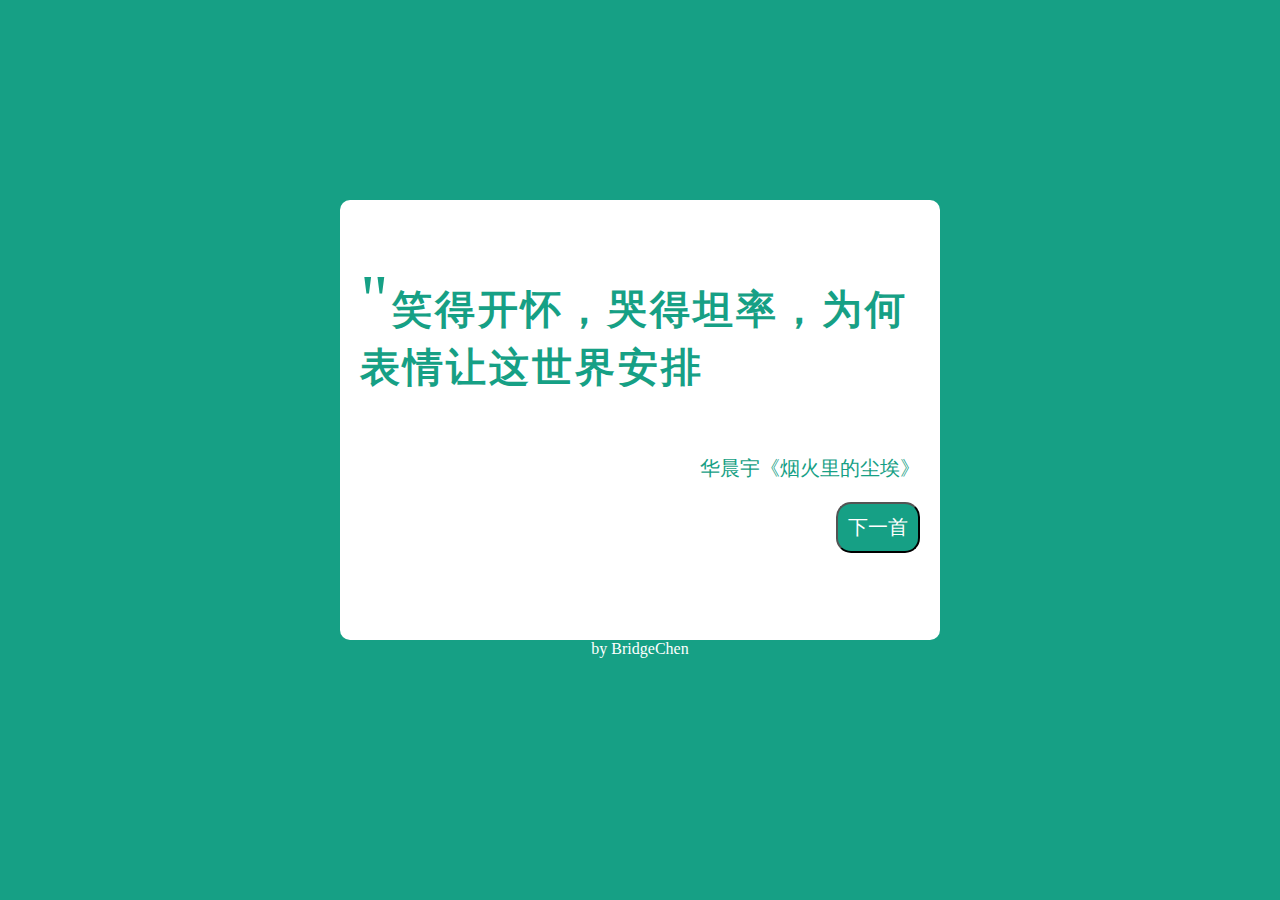
<file: 01/index.html>
<!DOCTYPE html>
<html>
	<head>
		<meta charset="utf-8" />
		<title>歌词</title>
		<link rel="stylesheet" type="text/css" href="css/1.css" />
		<script src="js/jquery.min.js"></script>
		<script src="js/1.js"></script>
	</head>
	<body>
		<div id="container">
			<div id="contxt">
				<p id="text"><span style="font-size:70px">"</span><b id="txt">笑得开怀，哭得坦率，为何表情让这世界安排</b></p>
				<p id="author">华晨宇《烟火里的尘埃》</p>
				<button id="button">下一首</button>
			</div>
		</div>
		<div id="footer">by BridgeChen</div>
	</body>
</html>
</file>
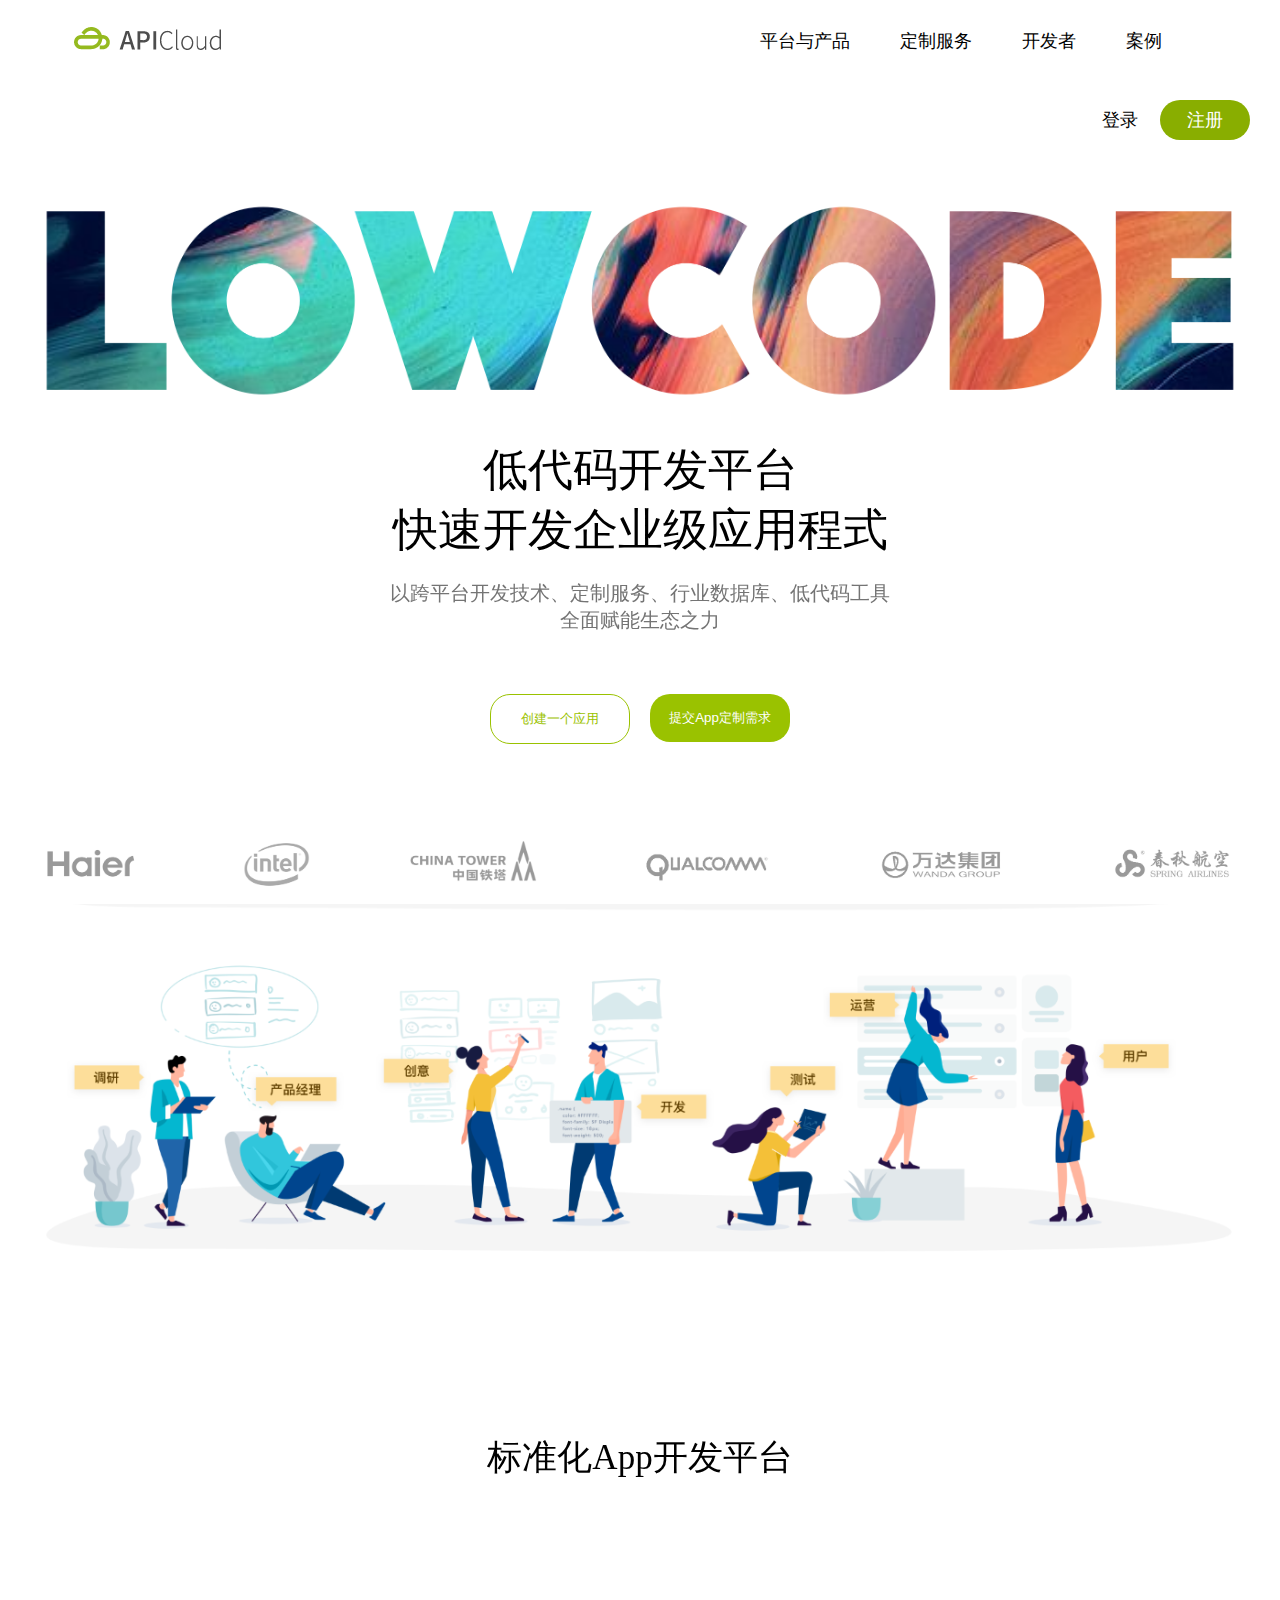
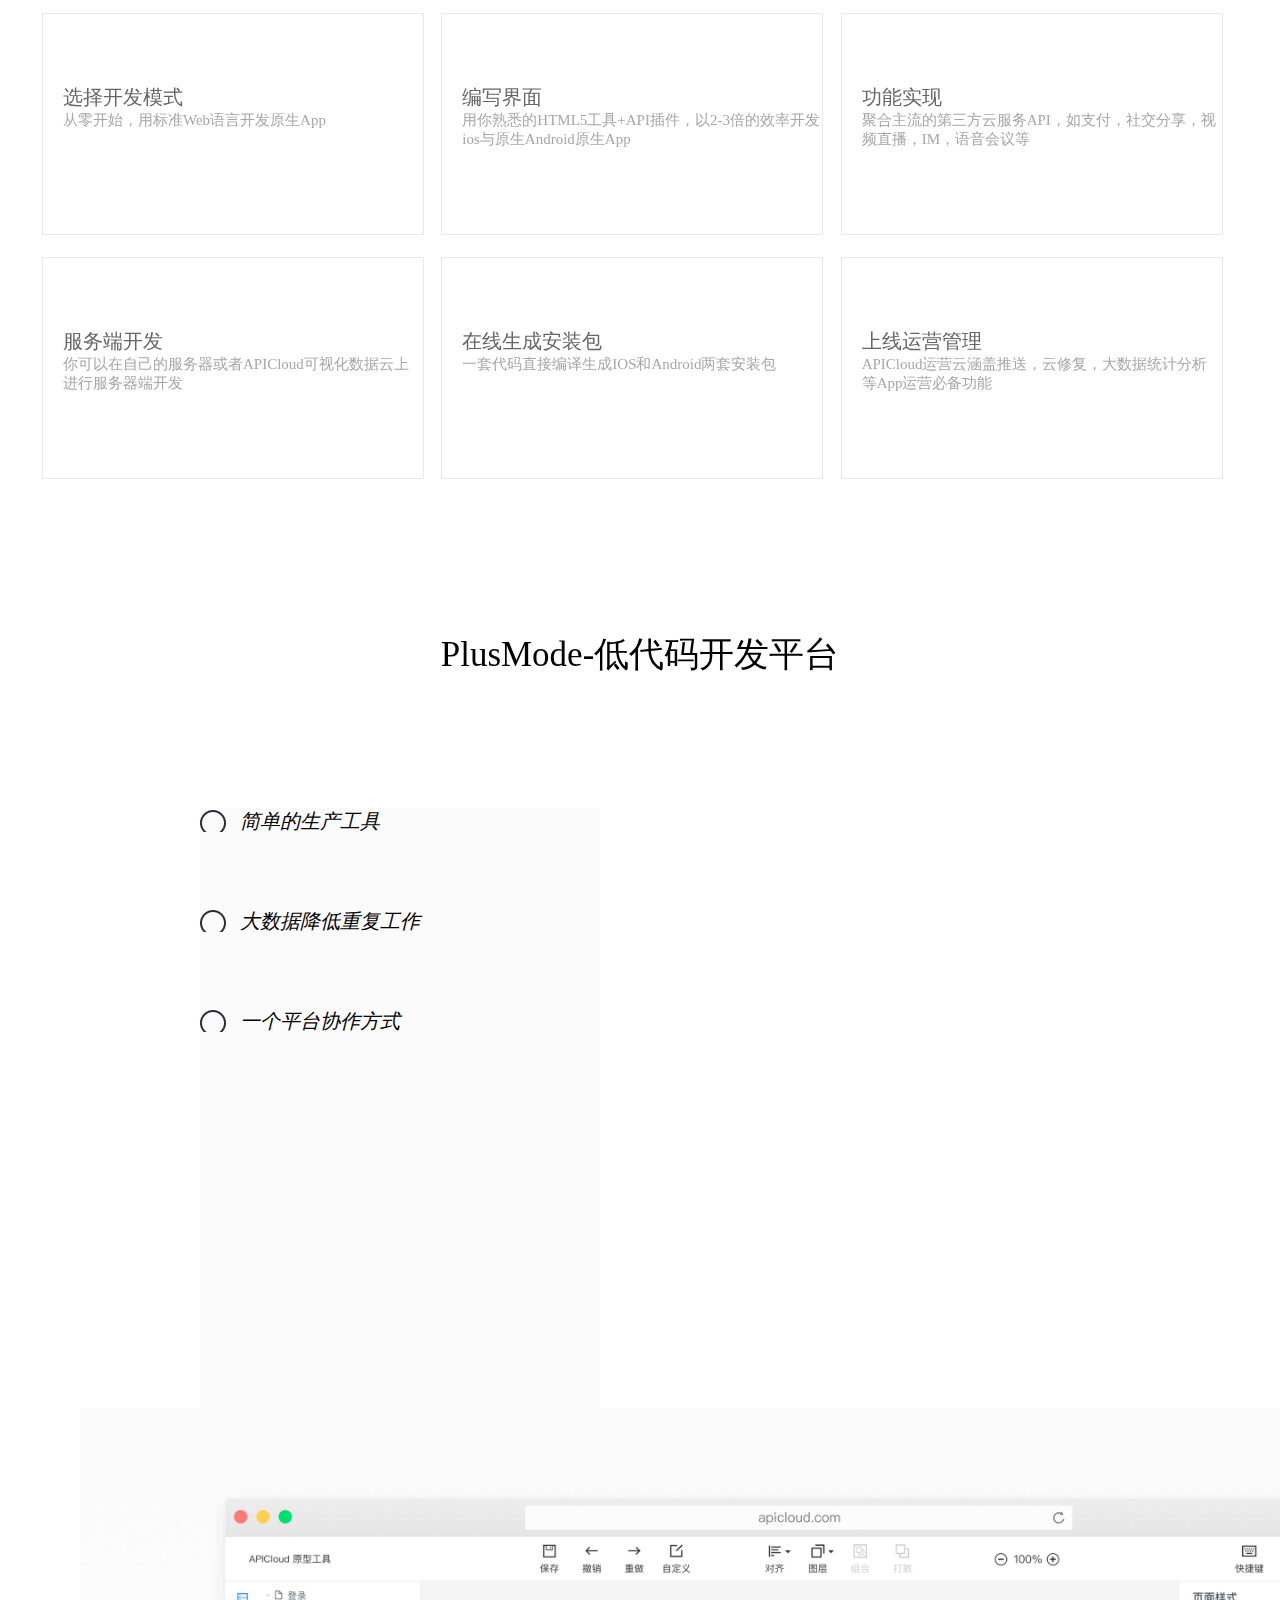
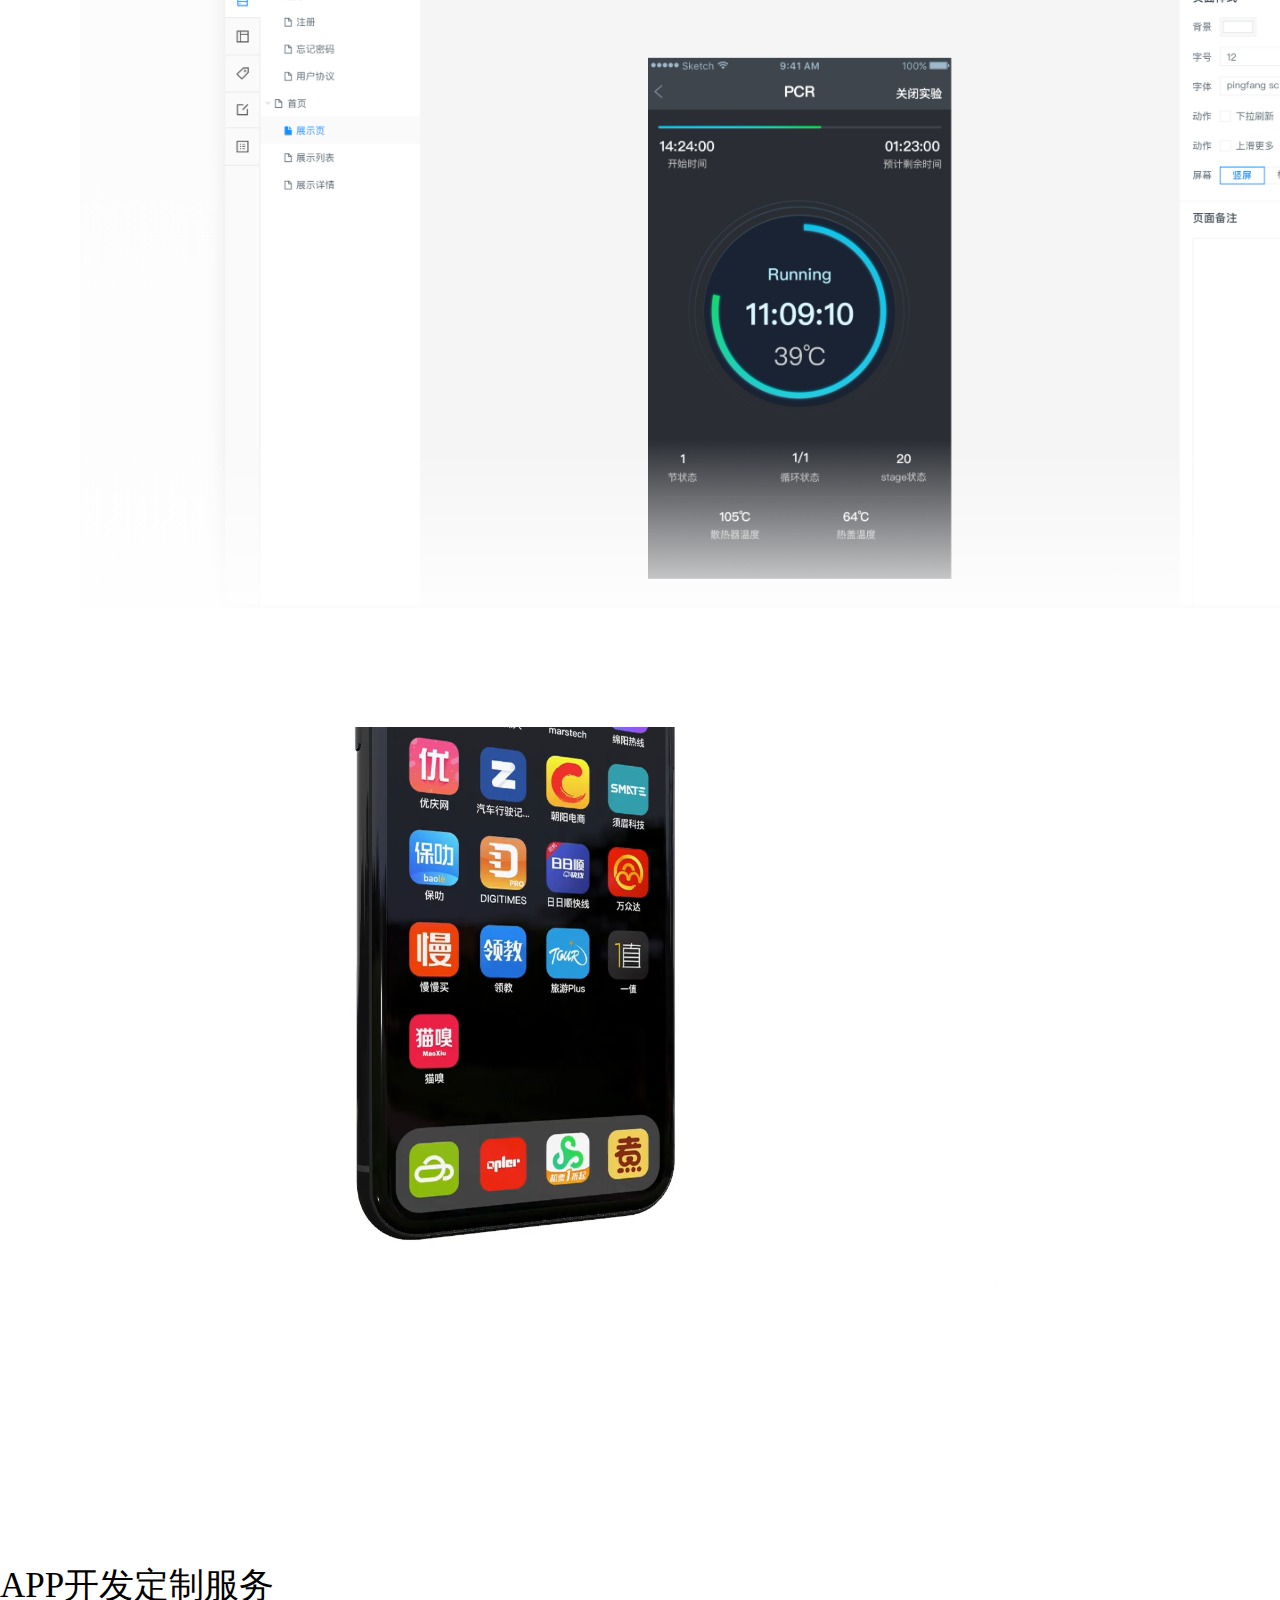
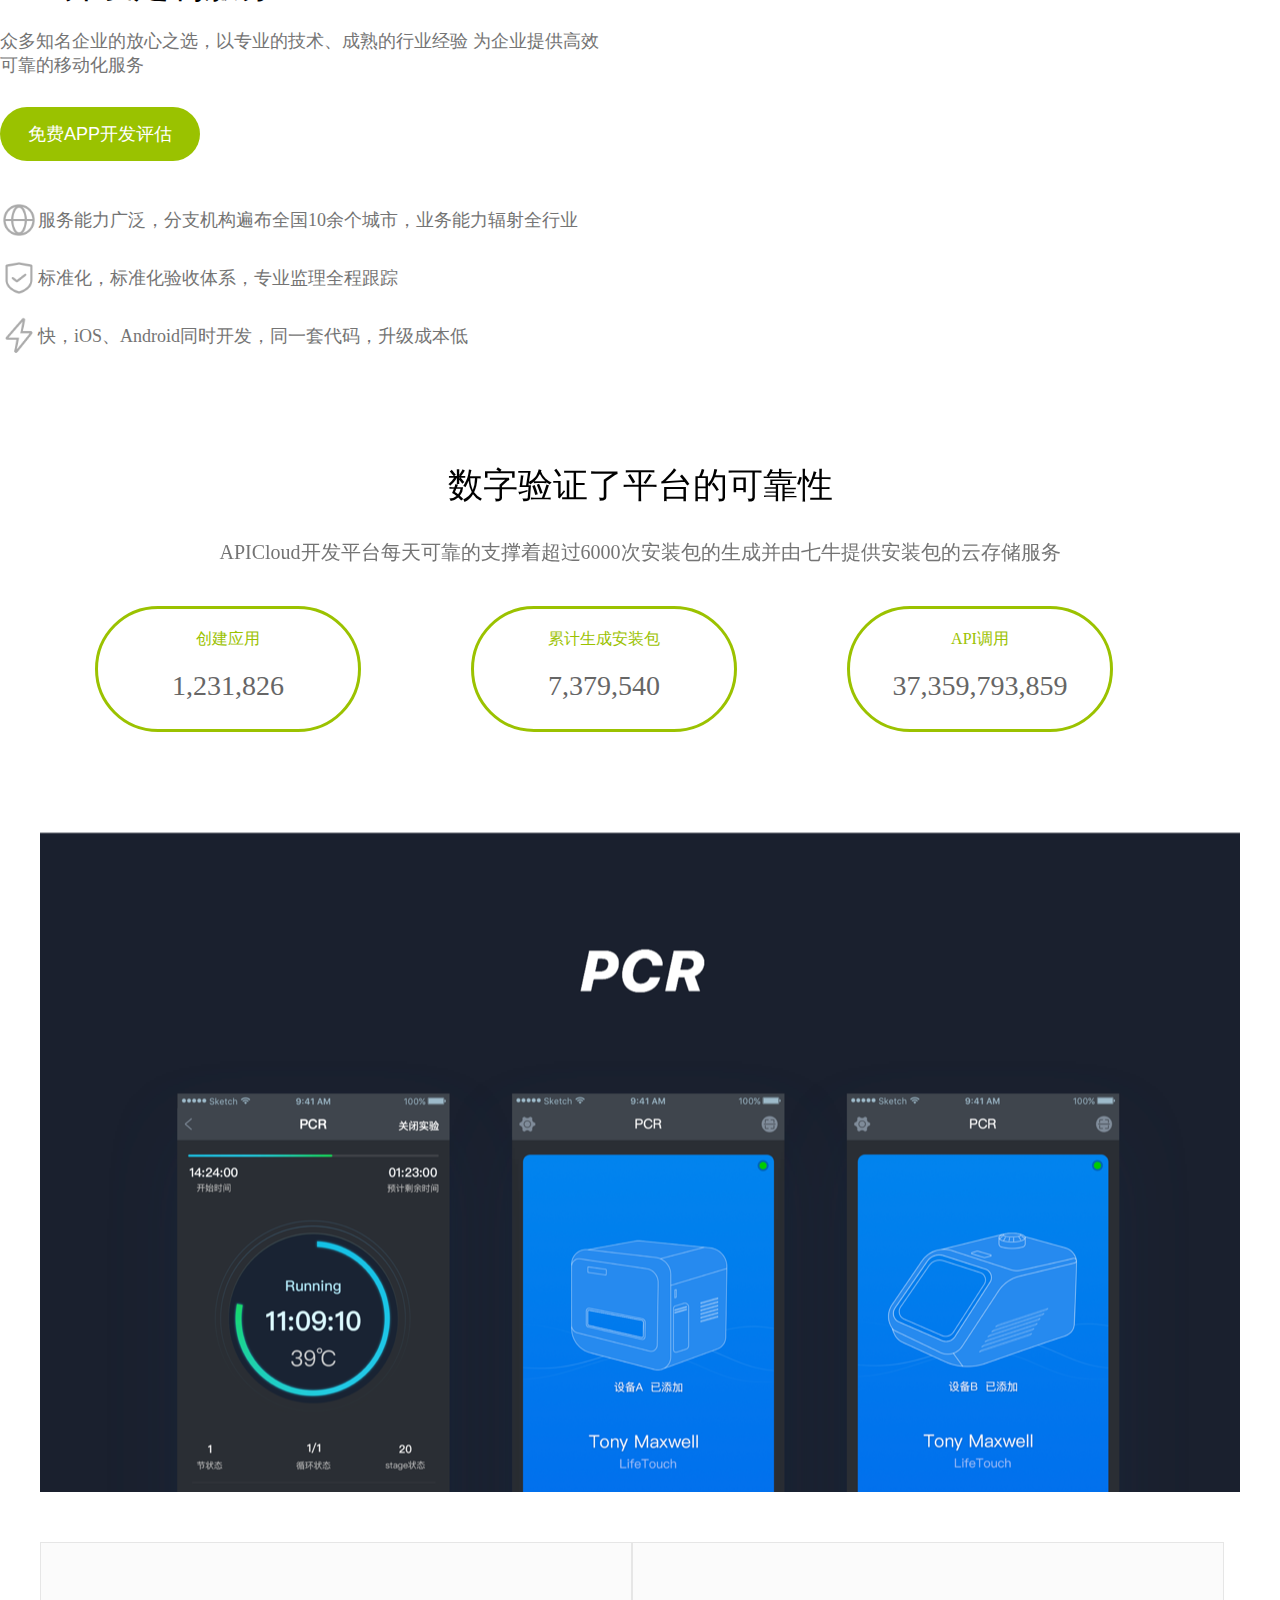
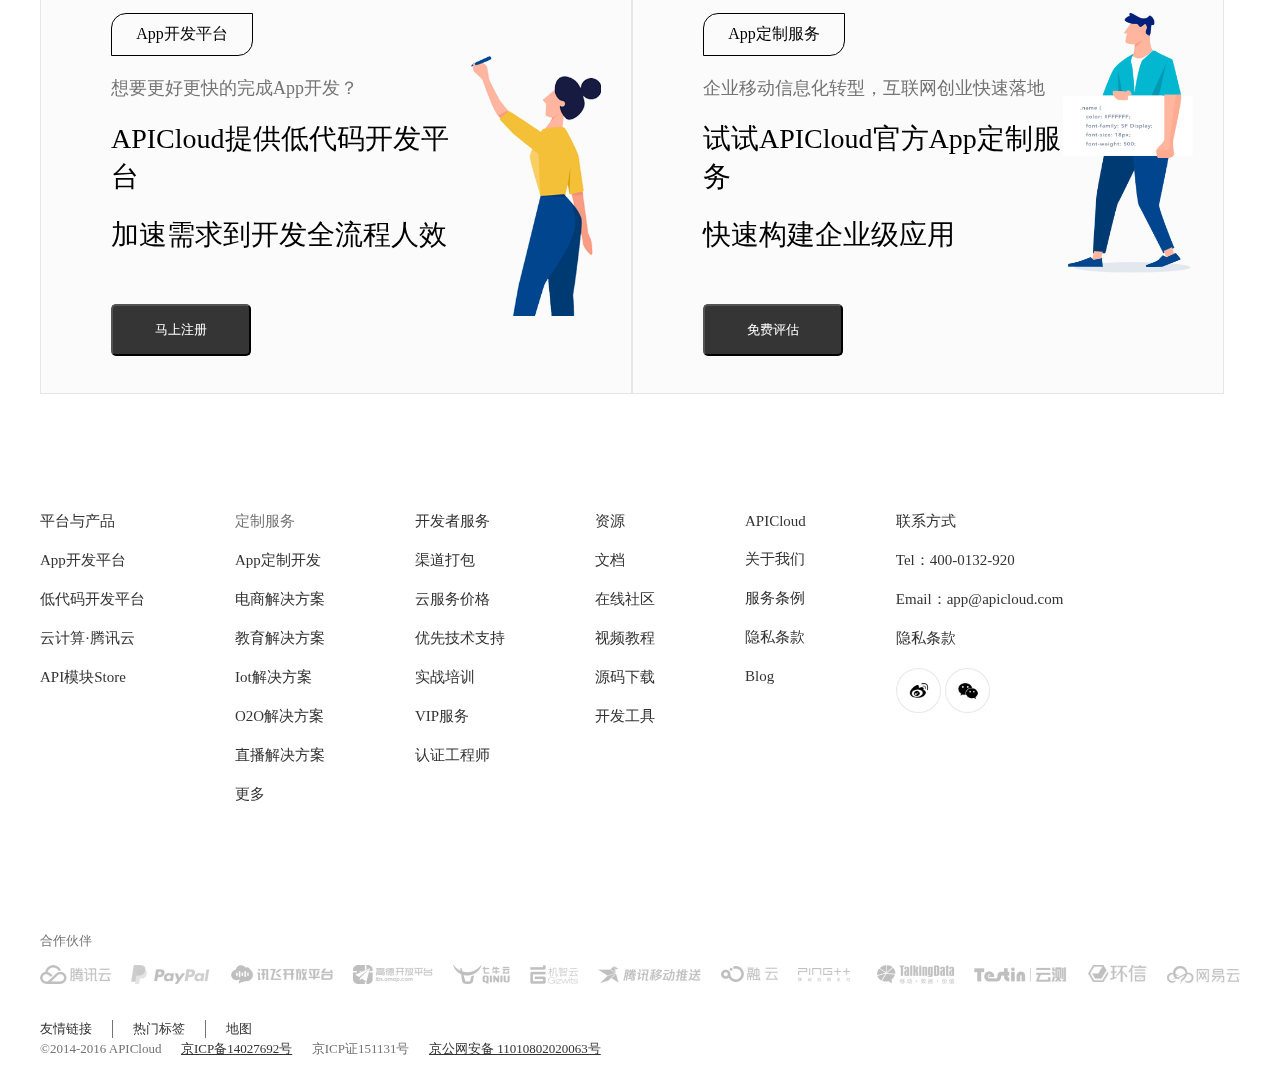
<file: API_Cloud/index.html>
<!DOCTYPE html>
<html>
	<head>
		<meta charset="utf-8" />
		<title>APICloud 手机APP开发</title>
		<link rel="stylesheet" type="text/css" href="css/index.css" />
		<script src="js/jquery.min.js"></script>
		<script src="js/index.js"></script>
	</head>
	<body>
		<div id="header">
			<div id="header_logo">
				<a><img src="img/header_logo.png"></a>
			</div>
			<div id="nav">
				<ul>
					<li><a href="#">平台与产品</a></li>
					<li><a href="#">定制服务</a></li>
					<li><a href="#">开发者</a></li>
					<li><a href="#">案例</a></li>
				</ul>
			</div>
			<div id="header_btn">
				<button class="btn_register">注册</button>
				<button class="btn_login">登录</button>
			</div>
		</div>
		<div class="container">
			<div id="introdce_box">
				<div id="logoBanner"><img id="logotext" src="img/bannerlogo2.png" /></div>
				<div id="introdce_text1">
					<p>低代码开发平台</p>
					<p>快速开发企业级应用程式</p>
				</div>
				<div class="introdce_text2">
					<p>以跨平台开发技术、定制服务、行业数据库、低代码工具</p>
					<p>全面赋能生态之力</p>
				</div>
				<div id="btn_bar">
					<button id="new_btn">创建一个应用</button>
					<button id="commit_btn">提交App定制需求</button>
				</div>
				<div id="enterBanner"></div>
				<div id="imgBanner"></div>
			</div>
			<div id="paltform_1">
				<p class="center_title">标准化App开发平台</p>
				<table class="container paltform_table">
					<tr>
						<td>
							<div class="table_box">
								<p class="box_p1">选择开发模式</p>
								<p class="box_p2">从零开始，用标准Web语言开发原生App</p>
							</div>
						</td>
						<td>
							<div class="table_box">
								<p class="box_p1">编写界面</p>
								<p class="box_p2">用你熟悉的HTML5工具+API插件，以2-3倍的效率开发ios与原生Android原生App</p>
							</div>
						</td>
						<td>
							<div class="table_box">
								<p class="box_p1">功能实现</p>
								<p class="box_p2">聚合主流的第三方云服务API，如支付，社交分享，视频直播，IM，语音会议等</p>
							</div>
						</td>
					</tr>
					<tr>
						<td>
							<div class="table_box">
								<p class="box_p1">服务端开发</p>
								<p class="box_p2">你可以在自己的服务器或者APICloud可视化数据云上进行服务器端开发</p>
							</div>
						</td>
						<td>
							<div class="table_box">
								<p class="box_p1">在线生成安装包</p>
								<p class="box_p2">一套代码直接编译生成IOS和Android两套安装包</p>
							</div>
						</td>
						<td>
							<div class="table_box">
								<p class="box_p1">上线运营管理</p>
								<p class="box_p2">APICloud运营云涵盖推送，云修复，大数据统计分析等App运营必备功能</p>
							</div>
						</td>
					</tr>
				</table>
			</div>
		</div>
		<p class="center_title">PlusMode-低代码开发平台</p>
		<div id="paltform_2">
			<ul>
				<li id="plusmode1"><i>简单的生产工具</i></li>
				<li id="plusmode2"><i>大数据降低重复工作</i></li>
				<li id="plusmode3"><i>一个平台协作方式</i></li>
			</ul>

		</div>
		<div id="plusmode"></div>
		<div id="left_video">
			<video width="1000px" height="800px" autoplay="autoplay" loop="loop">
				<source src="img/video.mp4">
			</video>
		</div>
		<div id="right_text">
			<p class="text_1">APP开发定制服务</p>
			<p class="text_2">众多知名企业的放心之选，以专业的技术、成熟的行业经验
				为企业提供高效可靠的移动化服务</p>
			<button id="btn_assess">免费APP开发评估</button>
			<ul>
				<li><i class="icon_1"></i>
					<p class="text_3">服务能力广泛，分支机构遍布全国10余个城市，业务能力辐射全行业</p>
				</li>
				<li><i class="icon_2"></i>
					<p class="text_3">标准化，标准化验收体系，专业监理全程跟踪</p>
				</li>
				<li><i class="icon_3"></i>
					<p class="text_3">快，iOS、Android同时开发，同一套代码，升级成本低</p>
				</li>
			</ul>
		</div>
		<div class="container" style="clear: both">
			<p class="center_title" style="margin-bottom: 10px;">数字验证了平台的可靠性</p>
			<p class="introdce_text2 ">APICloud开发平台每天可靠的支撑着超过6000次安装包的生成并由七牛提供安装包的云存储服务</p>
			<div id="number_bar">
				<div class="number_box">
					<p class="number_title">创建应用</p>
					<p class="number">1,231,826</p>
				</div>
				<div class="number_box">
					<p class="number_title">累计生成安装包</p>
					<p class="number">7,379,540</p>
				</div>
				<div class="number_box">
					<p class="number_title">API调用</p>
					<p class="number">37,359,793,859</p>
				</div>
			</div>
			<div id="slideBanner">
				<div class="slide">
					<div class="pic c"></div>
					<div class="pic a"></div>
					<div class="pic b"></div>
					<div class="pic c"></div>
					<div class="pic a"></div>
				</div>
			</div>
			<div style="clear: both;"></div>
			<div class="circle">
				<div class="circle_label">App开发平台</div><img src="img/circle1.png" />
				<p class="text_2">想要更好更快的完成App开发？</p>

				<p class="circle_text">APICloud提供低代码开发平台</p>
				<p class="circle_text">加速需求到开发全流程人效</p>
				<button>马上注册</button>

			</div>
			<div class="circle">
				<img src="img/circle2.png" />
				<div class="circle_label">App定制服务</div>
				<p class="text_2">企业移动信息化转型，互联网创业快速落地</p>
				<p class="circle_text">试试APICloud官方App定制服务</p>
				<p class="circle_text">快速构建企业级应用</p>
				<button>免费评估</button>

			</div>

		</div>
		<div id="footer" class="container">
			<div id="footer_link">
				<ul class="footer_ul">
					<li><a href="#" class="table_head">平台与产品</a></li>
					<li><a href="#">App开发平台</a></li>
					<li><a href="#">低代码开发平台</a></li>
					<li><a href="#">云计算·腾讯云</a></li>
					<li><a href="#">API模块Store</a></li>
				</ul>
				<ul class="footer_ul">
					<li><a href="#" class="ul_head">定制服务</a></li>
					<li><a href="#">App定制开发</a></li>
					<li><a href="#">电商解决方案</a></li>
					<li><a href="#">教育解决方案</a></li>
					<li><a href="#">Iot解决方案</a></li>
					<li><a href="#">O2O解决方案</a></li>
					<li><a href="#">直播解决方案</a></li>
					<li><a href="#">更多</a></li>
				</ul>
				<ul class="footer_ul">
					<li><a href="#" class="table_head">开发者服务</a></li>
					<li><a href="#">渠道打包</a></li>
					<li><a href="#">云服务价格</a></li>
					<li><a href="#">优先技术支持</a></li>
					<li><a href="#">实战培训</a></li>
					<li><a href="#">VIP服务</a></li>
					<li><a href="#">认证工程师</a></li>
				</ul>
				<ul class="footer_ul">
					<li><a href="#" class="table_head">资源</a></li>
					<li><a href="#">文档</a></li>
					<li><a href="#">在线社区</a></li>
					<li><a href="#">视频教程</a></li>
					<li><a href="#">源码下载</a></li>
					<li><a href="#">开发工具</a></li>
				</ul>
				<ul class="footer_ul">
					<li><a href="#" class="table_head">APICloud</a></li>
					<li><a href="#">关于我们</a></li>
					<li><a href="#">服务条例</a></li>
					<li><a href="#">隐私条款</a></li>
					<li><a href="#">Blog</a></li>
				</ul>
				<ul class="footer_ul">
					<li><a href="#" class="table_head">联系方式</a></li>
					<li><a href="#">Tel：400-0132-920</a></li>
					<li><a href="#">Email：app@apicloud.com</a></li>
					<li><a href="#">隐私条款</a></li>
					<li><img style="width: 45px;height: 45px;" src="img/weibo.png" />
						<img class="wechat" src="img/weixin.png" />
						<img class="qrcode" src="img/erweima.png" />
					</li>
				</ul>
			</div>
			<div id="friends">
				<p id="friends_title">合作伙伴</p>
				<div id="friends_banner"></div>
			</div>
			<div id="copyright">
				<div id="footer_nav"><ul>
					<li style="padding-right:20px"><a href="">友情链接</a></li>
					<li style="padding: 0 20px"><a href="">热门标签</a></li>
					<li style="border: none;padding-left:20px"><a href="">地图</a></li>
				</ul></div>
				<div class="copyright_text">
					<span>©2014-2016 APICloud</span><span>&nbsp &nbsp &nbsp</span> <a href="#">京ICP备14027692号</a> <span>  <span>&nbsp &nbsp &nbsp</span>京ICP证151131号
					</span> <span>&nbsp &nbsp &nbsp</span><a href="">京公网安备
						11010802020063号</a>
				</div>
			</div>
		</div>
	</body>
</html>
</file>
<file: 01/css/1.css>
#container,
#contxt,
#button,
body {
	margin: 0;
	padding: 0;
}

body {
	background-color: #16a085;
}

#container {
	border-radius: 10px;
	width: 600px;
	margin: 200px auto;
	margin-bottom: 0;
	background-color: #fff;
}

#contxt {

	padding: 20px;
	height: 400px;

}

#text {
	letter-spacing: 3px;
	font-family: "宋体";
	font-size: 40px;
	color: #16a085;
}

#author {
	float: right;
	color: #16a085;
	font-size: 20px;
}

#footer {
	color: white;
	clear: both;
	width: 200px;
	margin: 0 auto;
	text-align: center;
}

#button {
	cursor: pointer;
	background-color: #16a085;
	color: white;
	padding: 10px;
	font-size: 20px;
	clear: both;
	float: right;
	border-radius: 15px;
}
</file>
<file: API_Cloud/css/index.css>
* {
	margin: 0;
	padding: 0;
}

body {
	background: #FFF;
}

a {
	text-decoration: none;
	color: #333;
}

#header {
	margin-top: 20px;
	height: 80px;
}

#header_logo {
	float: left;
	padding-left: 60px;
}

#nav {
	float: left;
	width: 500px;
	height: 80px;
	margin: 0 auto;
	margin-left: 500px;


}

#nav ul {
	width: 500px;
	height: 80px;
}

#nav li {
	height: 43px;
	line-height: 43px;
	float: left;
	list-style: none;
	text-align: center;
	padding: 0 25px;
}

#nav li a {
	font-size: 18px;
	color: black;
	text-decoration: none;
}

.btn_login {
	text-align: center;
	font-size: 18px;
	width: 80px;
	height: 40px;
	float: right;
	background-color: #FFF;
	border: none;

}

.btn_register {
	color: #FFFFFF;
	font-size: 18px;
	float: right;
	width: 90px;
	height: 40px;
	background-color: #89AE00;
	margin-right: 30px;
	border-radius: 50px;
	border: none;
}

.container {
	width: 1200px;
	margin: 0 auto;

}

#logoBanner {
	margin-top: 100px;
	background: url("../img/banner_bot.jpeg")no-repeat center/100%;
	height: 200px;
}

#logotext {
	display: block;
	width: 1200px;
	height: 200px;
}

#introdce_text1 {
	padding-top: 40px;
	text-align: center;
	font-size: 45px;
}

.introdce_text2 {
	color: #747474;
	padding-top: 20px;
	text-align: center;
	font-size: 20px;
}

#btn_bar {
	overflow: hidden;

	margin: 0 auto;
	width: 300px;
	font-size: 20px;
	margin-top: 60px;
}

#commit_btn {
	background-color: #9AC200;
	width: 140px;
	padding: 15px;
	float: right;
	border-radius: 20px;
	border: none;
	color: #FFFFFF;
}

#new_btn {
	background-color: #FFFFFF;
	padding: 15px;
	width: 140px;
	float: left;
	border-radius: 20px;
	border: #9ac200 solid 1px;
	color: #9AC200;

}

#enterBanner {
	margin-top: 80px;
	clear: both;
	height: 80px;
	background: url(../img/enterBanner.png)center/100%;
}

#imgBanner {
	height: 400px;
	background: url(../img/imgbanner.png)center/100%;
}


.paltform_table {
	background-color: #fff;
}

.table_box {
	width: 380px;
	height: 220px;
	border: solid 1px #E7E9EE;
	margin-bottom: 20px;


}

.table_box:hover {
	background-color: #9BC200;
}


.table_box .box_p1 {
	padding-top: 70px;
	font-weight: 100;
	font-size: 20px;
	color: #666666;
	padding-left: 20px;
}

.table_box .box_p2 {
	color: #a7a7a7;
	font-size: 15px;
	padding-left: 20px;
}

#paltform_2 {
	float: left;
	width: 400px;
	height: 600px;
	margin-left: 200px;
	background-color: #FBFBFB;


}

.center_title {
	text-align: center;
	margin: 130px auto;
	font-weight: 100;
	font-size: 35px;

}

#paltform_2 ul {
	float: left;
}

#paltform_2 li {

	height: 100px;
	font-size: 20px;
	list-style: none;
}

#paltform_2 li i {
	padding-left: 40px;
	width: 26px;
	height: 26px;
	background: url(../img/pointer_before.png)no-repeat;
}

#plusmode {
	float: right;
	width: 1200px;
	height: 800px;
	background: url(../img/plusmode1.png)center/110%;

}

#left_video {

	float: left;
}

#right_text {
	margin-top: 150px;
	float: left;
	width: 600px;
	height: 500px;
}

.text_1 {
	font-weight: 100;
	font-size: 35px;
}

.text_2 {
	margin-top: 20px;
	font-size: 18px;
	color: #747474;
}

#btn_assess {
	margin-top: 30px;
	font-size: 18px;
	background-color: #9AC200;
	width: 200px;
	padding: 15px;
	border-radius: 30px;
	border: none;
	color: #FFFFFF;
	display: block;
	margin-bottom: 40px;
}

#right_text ul {
	list-style: none;
}

#right_text ul li {
	margin-top: 20px;
}

.icon_1 {
	float: left;
	display: block;
	width: 38px;
	height: 38px;
	background: url(../img/assessment1.png)center/130%;
}

.icon_2 {
	float: left;
	display: block;
	width: 38px;
	height: 38px;
	background: url(../img/assessment2.png)center/130%;
}

.icon_3 {
	float: left;
	display: block;
	width: 38px;
	height: 38px;
	background: url(../img/assessment3.png)center/130%;
}

.text_3 {
	height: 38px;
	line-height: 38px;
	font-size: 18px;
	color: #747474;
}

#number_bar {
	overflow: hidden;
	margin: 40px auto;

}

.number_box {
	float: left;
	width: 260px;
	height: 120px;
	border: solid #9BC200;
	margin: 0 55px;
	border-radius: 100px;
	text-align: center;
}

.number_title {
	padding-top: 20px;
	color: #9BC200;
}

.number {
	padding-top: 20px;
	font-size: 28px;
	font-weight: 400;
	color: #666666;
}

#slideBanner{
	overflow: hidden;
	margin-top: 100px;
	width: 1200px;
	height: 660px;
	margin-bottom: 50px;
	cursor: pointer;
	position: relative;
}

.slide {
	width: 8000px;
	height: 660px;
	position: absolute;
	left: -1200px;
}

.pic {
	float: left;
	width: 1200px;
	height: 660px;
}

.a {
	background:url(../img/case2.png)center/100%;
	
}

 .b {
	background:url(../img/case1.png)center/100%;
	
}
.c {
	background:url(../img/case3.png)center/100%;
}

.circle img {
	float: right;
	width: 130px;
	height: 260px;
	margin-right: 30px;
}


.circle {
	border: solid #E6E6E6 1px;
	float: left;
	width: 520px;
	height: 380px;
	background-color: #FBFBFB;
	padding-top: 70px;
	padding-left: 70px;
}

.circle_label {
	padding: 10px;
	border: solid 1px;
	width: 120px;
	border-top-left-radius: 15px;
	border-bottom-right-radius: 15px;
	text-align: center;
}

.circle_text {
	margin-top: 20px;
	font-size: 28px;
	font-weight: 100;
}

.circle button {
	margin-top: 50px;
	background-color: #353535;
	padding: 15px;
	width: 140px;
	float: left;
	color: #FFFFFF;
	border-radius: 5px;
}


#footer {
	margin-top: 600px;
	clear: both;
	height: 600px
}

.ul_head {
	color: #747474;
	font-size: 14px;
	font-weight: 300;
}

.footer_ul {
	list-style: none;
	float: left;
	margin-right: 90px;
}

.footer_ul li {
	margin-top: 20px;
}

.footer_ul a {
	text-decoration: none;
	font-size: 15px;
	font-weight: 400;
}

.footer_ul a:hover {
	color: #9AC200;

}

.wechat {
	width: 45px;
	height: 45px;
}

.qrcode {
	display: none;
	margin-left: 45px;
}

#footer_link {
	height: 360px;

}

#friends_title {
	font-size: 13px;
	padding-top: 80px;
	color: #747474;

}

#friends_banner {
	height: 50px;
	background: url(../img/zhengtiao.png)no-repeat center/100%;
}

.copyright_text a {
	text-decoration: underline;
}

.copyright_text {
	font-size: 13px;
	padding-top: 20px;
	color: #747474;

}

#footer_nav ul {
	color: #747474;
	margin-top: 20px;
	list-style: none;

}

#footer_nav ul li {
	color: #747474;
	font-size: 13px;
	float: left;
	border-right: solid 1px;
}
</file>
